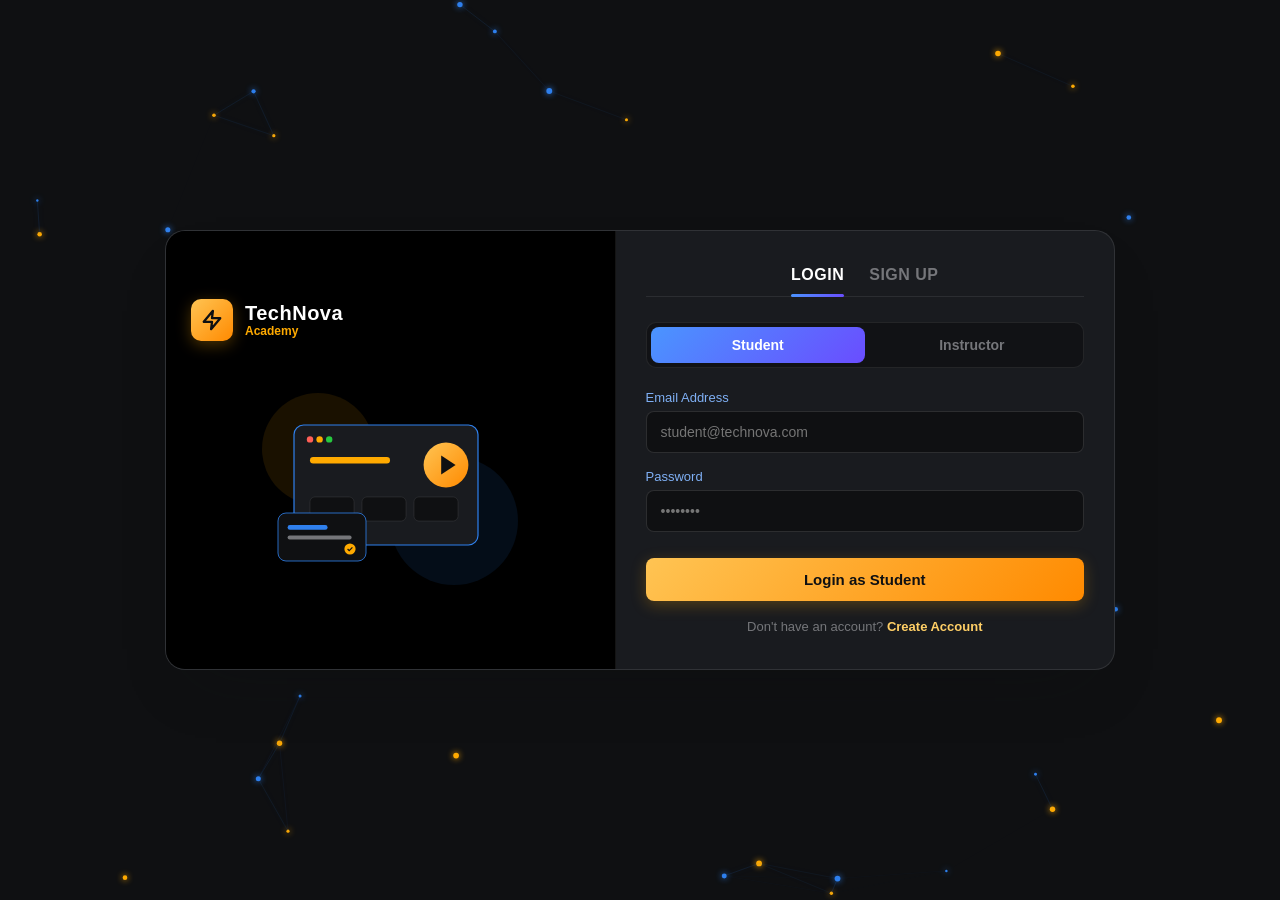
<file: form/Authentication.html>
<!DOCTYPE html>
<html lang="en">
<head>
  <meta charset="UTF-8">
  <meta name="viewport" content="width=device-width, initial-scale=1.0">
  <title>TechNova(SINGUP or LOGOIN FORM)</title>
  <link rel="stylesheet" href="Authentication.css">
</head>
<body>

  <!-- Dynamic Particle Network Canvas -->
  <canvas id="bg-canvas"></canvas>

  <!-- Main Portal Box -->
  <main class="portal-wrapper">
    
    <!-- Branding & Graphic Column -->
    <section class="graphic-section">
      <header class="brand-header">
        <div class="brand-icon">
          <svg width="22" height="22" viewBox="0 0 24 24" fill="none" stroke="#0F1012" stroke-width="2.5" stroke-linecap="round" stroke-linejoin="round">
            <polygon points="13 2 3 14 12 14 11 22 21 10 12 10 13 2"></polygon>
          </svg>
        </div>
        <div class="brand-text">
          <h2>TechNova</h2>
          <p>Academy</p>
        </div>
      </header>

      <div class="graphic-container">
        <svg viewBox="0 0 400 300" width="100%" height="100%">
          <circle cx="110" cy="110" r="70" fill="rgba(255, 170, 0, 0.1)" />
          <circle cx="280" cy="200" r="80" fill="rgba(47, 128, 237, 0.1)" />

          <rect x="80" y="80" width="230" height="150" rx="12" fill="#191b1f" stroke="#2F80ED" stroke-width="1.5" />
          
          <circle cx="100" cy="98" r="4" fill="#ff5f56" />
          <circle cx="112" cy="98" r="4" fill="#FFAA00" />
          <circle cx="124" cy="98" r="4" fill="#27c93f" />

          <rect x="100" y="120" width="100" height="8" rx="4" fill="#FFAA00" />
          <rect x="100" y="170" width="55" height="30" rx="6" fill="#0F1012" stroke="rgba(255,255,255,0.1)" />
          <rect x="165" y="170" width="55" height="30" rx="6" fill="#0F1012" stroke="rgba(255,255,255,0.1)" />
          <rect x="230" y="170" width="55" height="30" rx="6" fill="#0F1012" stroke="rgba(255,255,255,0.1)" />

          <circle cx="270" cy="130" r="28" fill="url(#grad-gold-svg)" />
          <polygon points="264,118 282,130 264,142" fill="#0F1012" />

          <g transform="translate(60, 190)">
            <rect x="0" y="0" width="110" height="60" rx="10" fill="#0F1012" stroke="#2F80ED" stroke-width="1" />
            <rect x="12" y="15" width="50" height="6" rx="3" fill="#2F80ED" />
            <rect x="12" y="28" width="80" height="5" rx="2.5" fill="#75767A" />
            <circle cx="90" cy="45" r="7" fill="#FFAA00" />
            <path d="M87 45 L89 47 L93 43" stroke="#0F1012" stroke-width="1.5" fill="none" />
          </g>

          <defs>
            <linearGradient id="grad-gold-svg" x1="0%" y1="0%" x2="100%" y2="100%">
              <stop offset="0%" stop-color="#ffc453" />
              <stop offset="100%" stop-color="#ff8a00" />
            </linearGradient>
          </defs>
        </svg>
      </div>
    </section>

    <!-- Forms Column -->
    <section class="form-section-wrapper">
      
      <nav class="top-nav-tabs">
        <button type="button" class="nav-tab active" id="tabLogin">Login</button>
        <button type="button" class="nav-tab" id="tabSignup">Sign Up</button>
      </nav>

      <div class="role-selector">
        <button type="button" class="role-btn active" id="roleStudent">Student</button>
        <button type="button" class="role-btn" id="roleInstructor">Instructor</button>
      </div>

      <!-- Login View -->
      <div id="loginFormSection" class="form-container active">
        <form id="authLoginForm">
          <div class="form-group">
            <label for="loginEmail">Email Address</label>
            <input type="email" id="loginEmail" placeholder="student@technova.com" required>
          </div>
          <div class="form-group">
            <label for="loginPassword">Password</label>
            <input type="password" id="loginPassword" placeholder="••••••••" required>
          </div>
          <button type="submit" class="btn-submit" id="loginBtn">Login as Student</button>
        </form>
        <p class="bottom-switch-text">
          Don't have an account? <a id="linkToSignup">Create Account</a>
        </p>
      </div>

      <!-- Signup View -->
      <div id="signupFormSection" class="form-container">
        <form id="authSignupForm">
          <div class="form-group">
            <label for="fullName">Full Name</label>
            <input type="text" id="fullName" placeholder="John Doe" required>
          </div>
          
          <div class="form-group">
            <label for="signupEmail">Email Address</label>
            <input type="email" id="signupEmail" placeholder="example@technova.com" required>
          </div>

          <div class="form-group" id="studentCourseField">
            <label for="courseSelect">Select Course</label>
            <select id="courseSelect">
              <option>Full-Stack Web Development (MERN)</option>
              <option>Frontend Dev (React / Next.js)</option>
              <option>Backend Dev (Node.js / Python)</option>
              <option>Cyber Security & Networking</option>
              <option>UI/UX Design for Web</option>
            </select>
          </div>

          <div class="form-group hidden-field" id="instructorExpertiseField">
            <label for="instructorSpec">IT Specialization</label>
            <input type="text" id="instructorSpec" placeholder="e.g. Senior React Developer, DevOps Specialist">
          </div>

          <div class="form-group">
            <label for="signupPassword">Password</label>
            <input type="password" id="signupPassword" placeholder="••••••••" required>
          </div>

          <button type="submit" class="btn-submit" id="signupBtn">Register as Student</button>
        </form>
        <p class="bottom-switch-text">
          Already registered? <a id="linkToLogin">Log In</a>
        </p>
      </div>

    </section>
  </main>

  <script src="Authentication.js"></script>
</body>
</html>
</file>
<file: form/Authentication.css>
/* Core Color Palette & Variables */
:root {
  --gold: #FFAA00;
  --gold-soft: #ffcf66;
  --electric: #2F80ED;
  --electric-soft: #7fb0f5;
  --ink: #0F1012;
  --ink-2: #191b1f;
  --paper: #ffffff;
  --muted: #75767A;
  --border: #ececef;
  --grad-blue: linear-gradient(135deg, #4a95ff, #6a4dff);
  --grad-gold: linear-gradient(135deg, #ffc453, #ff8a00);
  --shadow-soft: 0 20px 40px -25px rgba(15, 16, 18, 0.18);
  --shadow-elegant: 0 30px 60px -30px rgba(15, 16, 18, 0.35);
  --shadow-blue: 0 20px 40px -20px rgba(47, 128, 237, 0.55);
}

/* Base Styles */
* {
  box-sizing: border-box;
  margin: 0;
  padding: 0;
  font-family: 'Segoe UI', Tahoma, Geneva, Verdana, sans-serif;
}

body {
  background-color: var(--ink);
  color: var(--paper);
  min-height: 100vh;
  display: flex;
  justify-content: center;
  align-items: center;
  padding: 15px;
  overflow-x: hidden;
  position: relative;
}

/* Background Canvas */
#bg-canvas {
  position: fixed;
  top: 0;
  left: 0;
  width: 100vw;
  height: 100vh;
  z-index: 1;
  pointer-events: none;
}

/* Main Layout Card */
.portal-wrapper {
  position: relative;
  z-index: 2;
  display: flex;
  flex-direction: row;
  background: var(--ink-2);
  border: 1px solid rgba(255, 255, 255, 0.1);
  border-radius: 20px;
  box-shadow: var(--shadow-elegant);
  width: 100%;
  max-width: 950px;
  overflow: hidden;
  backdrop-filter: blur(12px);
  align-items: stretch;
  margin: auto;
}

/* Graphic Left Side */
.graphic-section {
  flex: 1;
  background: #000000;
  display: flex;
  flex-direction: column;
  justify-content: center;
  align-items: center;
  padding: 35px 25px;
  border-right: 1px solid rgba(255, 255, 255, 0.08);
  position: relative;
}

.brand-header {
  width: 100%;
  display: flex;
  align-items: center;
  gap: 12px;
  margin-bottom: 20px;
}

.brand-icon {
  width: 42px;
  height: 42px;
  background: var(--grad-gold);
  border-radius: 10px;
  display: flex;
  align-items: center;
  justify-content: center;
  box-shadow: 0 4px 15px rgba(255, 170, 0, 0.3);
  flex-shrink: 0;
}

.brand-text h2 {
  color: var(--paper);
  font-size: 20px;
  letter-spacing: 0.5px;
  line-height: 1.1;
}

.brand-text p {
  color: var(--gold);
  font-size: 12px;
  font-weight: 600;
}

.graphic-container {
  width: 100%;
  max-width: 320px;
  height: auto;
  aspect-ratio: 4 / 3;
  display: flex;
  justify-content: center;
  align-items: center;
}

/* Form Right Side */
.form-section-wrapper {
  flex: 1.1;
  padding: 35px 30px;
  display: flex;
  flex-direction: column;
  justify-content: center;
}

.top-nav-tabs {
  display: flex;
  justify-content: center;
  gap: 25px;
  margin-bottom: 25px;
  border-bottom: 1px solid rgba(255, 255, 255, 0.08);
  padding-bottom: 12px;
}

.nav-tab {
  background: transparent;
  border: none;
  color: var(--muted);
  font-size: 16px;
  font-weight: 700;
  cursor: pointer;
  position: relative;
  transition: color 0.3s;
  text-transform: uppercase;
  letter-spacing: 0.5px;
}

.nav-tab.active {
  color: var(--paper);
}

.nav-tab.active::after {
  content: '';
  position: absolute;
  bottom: -13px;
  left: 0;
  width: 100%;
  height: 3px;
  background: var(--grad-blue);
  border-radius: 2px;
  box-shadow: var(--shadow-blue);
}

.role-selector {
  display: flex;
  background: rgba(0, 0, 0, 0.3);
  border-radius: 10px;
  padding: 4px;
  margin-bottom: 22px;
  border: 1px solid rgba(255, 255, 255, 0.08);
}

.role-btn {
  flex: 1;
  padding: 10px;
  border: none;
  background: transparent;
  color: var(--muted);
  font-weight: 600;
  cursor: pointer;
  border-radius: 8px;
  transition: all 0.3s ease;
  font-size: 14px;
}

.role-btn.active {
  background: var(--grad-blue);
  color: var(--paper);
  font-weight: 700;
  box-shadow: var(--shadow-blue);
}

.form-group {
  margin-bottom: 16px;
}

.form-group.hidden-field {
  display: none;
}

.form-group label {
  display: block;
  font-size: 13px;
  color: var(--electric-soft);
  margin-bottom: 6px;
  font-weight: 500;
}

.form-group input, 
.form-group select {
  width: 100%;
  padding: 12px 14px;
  background-color: rgba(0, 0, 0, 0.4);
  border: 1px solid rgba(255, 255, 255, 0.12);
  border-radius: 8px;
  color: var(--paper);
  font-size: 14px;
  outline: none;
  transition: border-color 0.3s, box-shadow 0.3s;
}

.form-group select option {
  background-color: var(--ink-2);
  color: var(--paper);
}

.form-group input:focus, 
.form-group select:focus {
  border-color: var(--electric);
  box-shadow: 0 0 8px rgba(47, 128, 237, 0.4);
}

.form-container {
  display: none;
}

.form-container.active {
  display: block;
}

.btn-submit {
  width: 100%;
  padding: 13px;
  background: var(--grad-gold);
  border: none;
  border-radius: 8px;
  color: var(--ink);
  font-size: 15px;
  font-weight: 700;
  cursor: pointer;
  margin-top: 10px;
  transition: transform 0.2s, box-shadow 0.2s;
  box-shadow: 0 4px 15px rgba(255, 170, 0, 0.25);
}

.btn-submit:hover {
  transform: translateY(-2px);
  box-shadow: 0 6px 20px rgba(255, 170, 0, 0.4);
}

.bottom-switch-text {
  text-align: center;
  margin-top: 18px;
  font-size: 13px;
  color: var(--muted);
}

.bottom-switch-text a {
  color: var(--gold-soft);
  text-decoration: none;
  font-weight: 600;
  cursor: pointer;
}

.bottom-switch-text a:hover {
  text-decoration: underline;
}

/* Media Queries */
@media (max-width: 768px) {
  body {
    padding: 10px;
  }

  .portal-wrapper {
    flex-direction: column;
    max-width: 500px;
    border-radius: 16px;
  }

  .graphic-section {
    border-right: none;
    border-bottom: 1px solid rgba(255, 255, 255, 0.08);
    padding: 25px 20px 15px 20px;
  }

  .brand-header {
    justify-content: center;
  }

  .graphic-container {
    max-width: 250px;
  }

  .form-section-wrapper {
    padding: 25px 20px;
  }

  .top-nav-tabs {
    gap: 20px;
    margin-bottom: 20px;
  }

  .nav-tab {
    font-size: 15px;
  }
}

@media (max-width: 480px) {
  .portal-wrapper {
    border-radius: 12px;
  }

  .graphic-section {
    padding: 20px 15px 10px 15px;
  }

  .graphic-container {
    max-width: 210px;
  }

  .form-section-wrapper {
    padding: 20px 15px;
  }

  .role-btn {
    padding: 8px;
    font-size: 13px;
  }

  .form-group input, 
  .form-group select {
    padding: 10px 12px;
    font-size: 13px;
  }

  .btn-submit {
    padding: 11px;
    font-size: 14px;
  }
}
</file>
